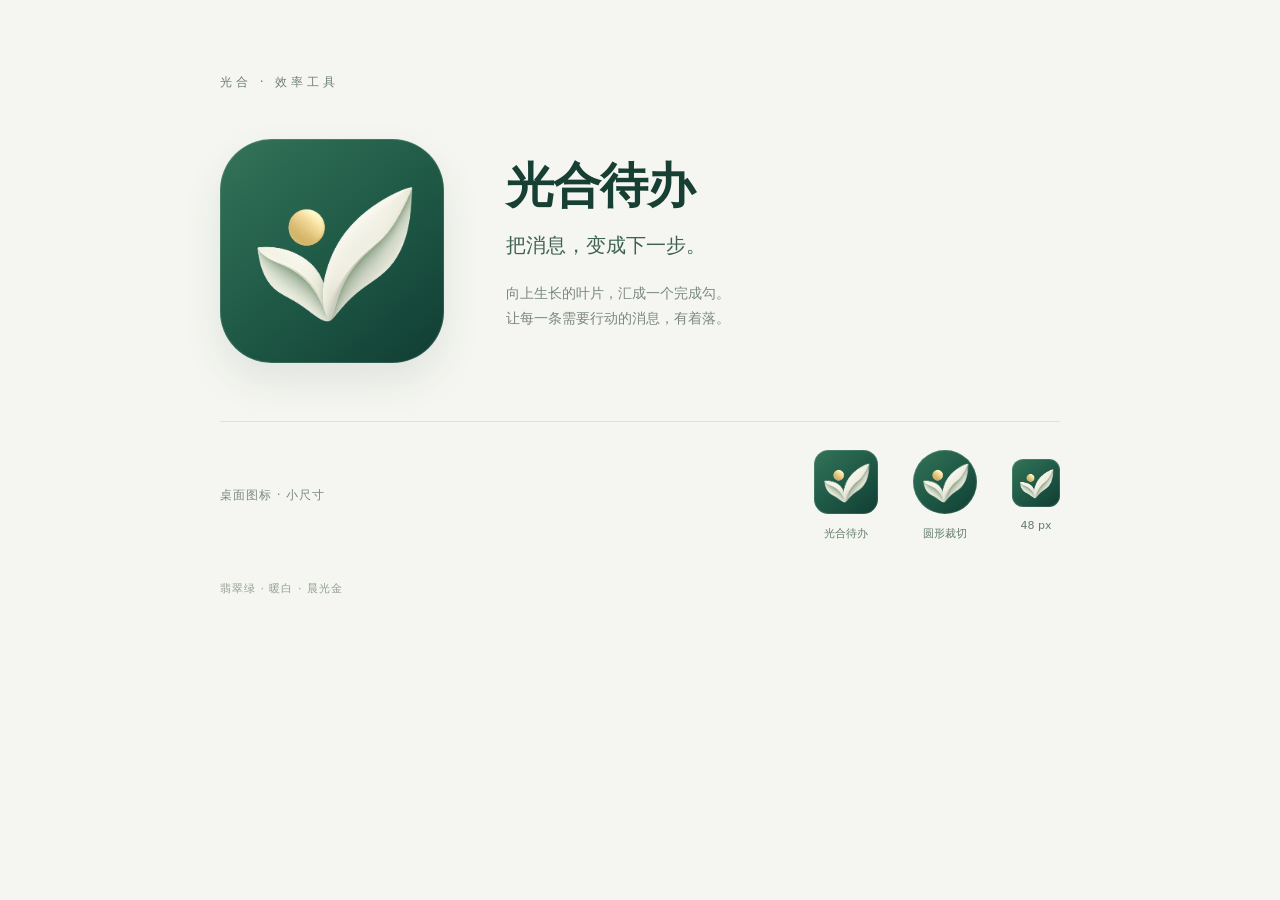
<file: branding/index.html>
<!doctype html>
<html lang="zh-CN"><meta charset="utf-8"><meta name="viewport" content="width=device-width,initial-scale=1"><title>光合待办 · 品牌图标</title>
<style>
*{box-sizing:border-box}body{margin:0;background:#f5f6f1;color:#183f33;font-family:system-ui,-apple-system,"PingFang SC",sans-serif}.board{max-width:1000px;margin:auto;padding:74px 80px 50px}.eyebrow{font-size:12px;letter-spacing:4px;color:#6c7f74;margin-bottom:48px}.hero{display:flex;gap:62px;align-items:center}.tile{position:relative;width:224px;height:224px;flex-shrink:0;border-radius:23%;background:linear-gradient(140deg,#34735a 0%,#205b47 48%,#103d33 100%);overflow:hidden;box-shadow:inset 0 0 0 1px #ffffff20,0 18px 40px #12382917}.tile img{position:absolute;width:108.333%;height:108.333%;left:-4.1665%;top:-4.1665%}h1{font-size:48px;letter-spacing:-1px;line-height:1.2;margin:0 0 17px;font-weight:650}.tagline{font-size:20px;margin:0 0 22px;color:#3e6152}.description{font-size:14px;line-height:1.8;color:#7a897f;max-width:360px}.examples{border-top:1px solid #dce3da;display:flex;align-items:center;gap:35px;margin-top:58px;padding-top:28px}.label{font-size:12px;color:#7a897f;letter-spacing:1px;margin-right:auto}.mini .tile{height:64px;width:64px;box-shadow:inset 0 0 0 1px #ffffff20}.circle{border-radius:50%}.small .tile{height:48px;width:48px}.caption{font-size:11px;text-align:center;color:#647b6d;margin-top:12px}.footer{margin-top:40px;color:#91a092;font-size:11px;letter-spacing:1px}@media(max-width:650px){.board{padding:40px 26px}.hero{flex-direction:column;gap:32px;align-items:flex-start}h1{font-size:36px}.examples{gap:24px}.label{display:none}}
</style>
<main class="board"><div class="eyebrow">光合 · 效率工具</div><div class="hero"><div class="tile"><img src="../app/src/main/assets/guanghe-mark.png" alt="叶片形完成勾与金色光点"></div><div><h1>光合待办</h1><p class="tagline">把消息，变成下一步。</p><p class="description">向上生长的叶片，汇成一个完成勾。<br>让每一条需要行动的消息，有着落。</p></div></div><div class="examples"><div class="label">桌面图标 · 小尺寸</div><div class="mini"><div class="tile"><img src="../app/src/main/assets/guanghe-mark.png" alt="圆角图标"></div><div class="caption">光合待办</div></div><div class="mini"><div class="tile circle"><img src="../app/src/main/assets/guanghe-mark.png" alt="圆形图标"></div><div class="caption">圆形裁切</div></div><div class="mini small"><div class="tile"><img src="../app/src/main/assets/guanghe-mark.png" alt="48像素图标"></div><div class="caption">48 px</div></div></div><div class="footer">翡翠绿 · 暖白 · 晨光金</div></main></html>
</file>
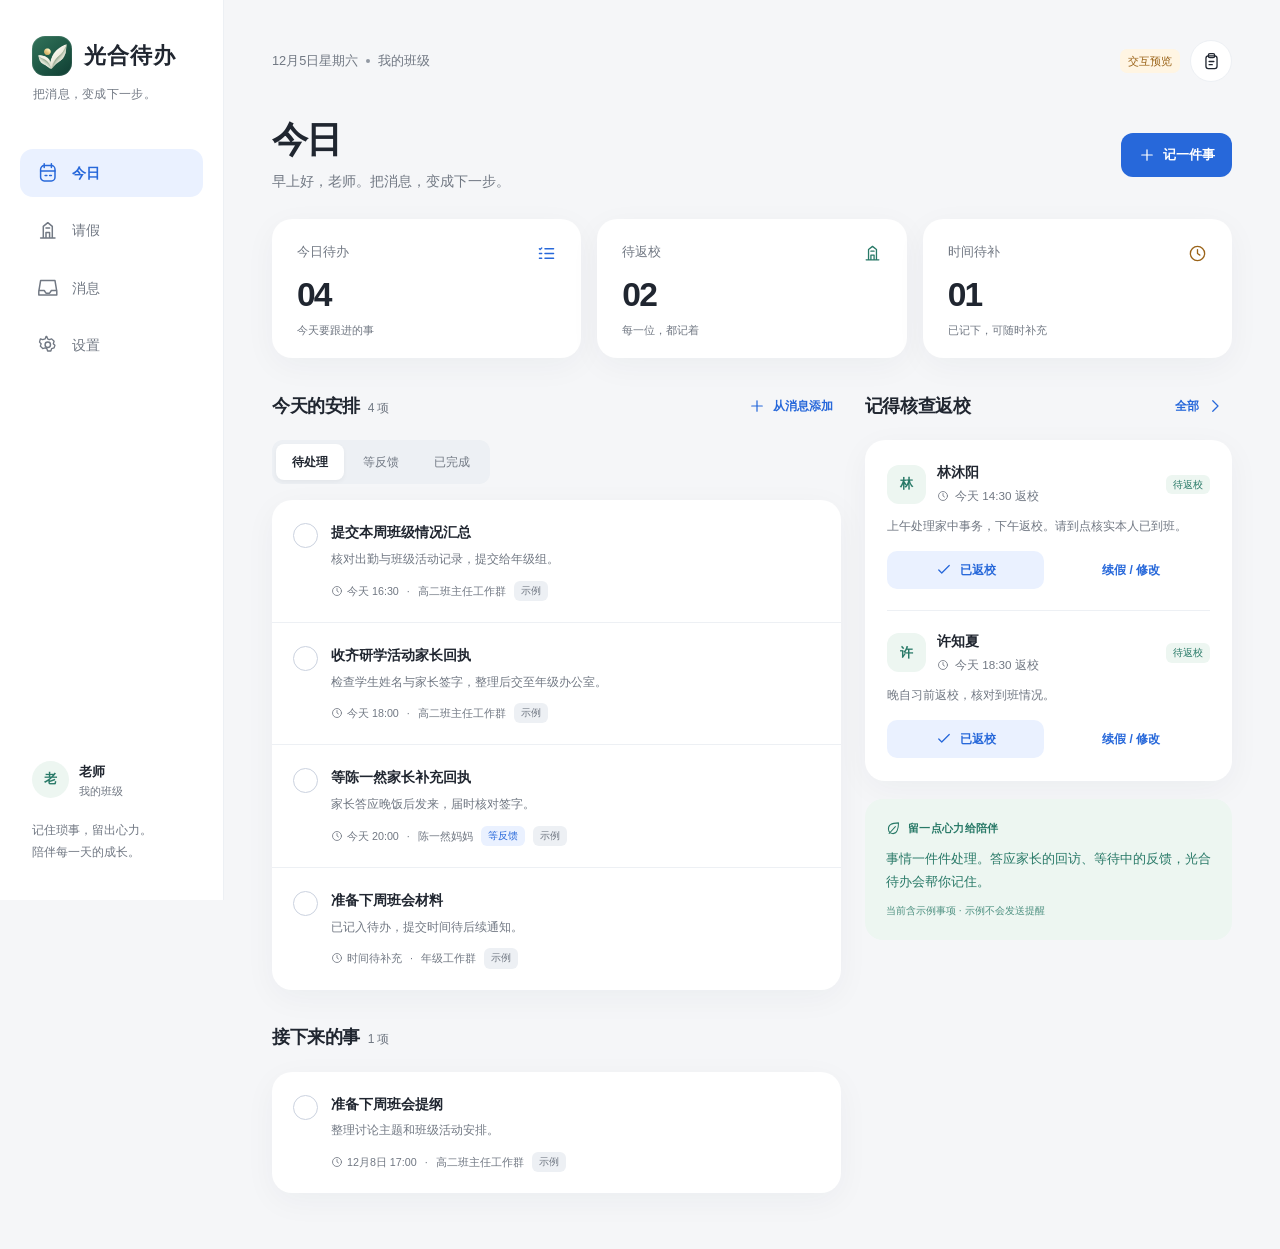
<file: app/src/main/assets/index.html>
<!doctype html>
<html lang="zh-CN">
<head>
  <meta charset="utf-8">
  <meta name="viewport" content="width=device-width, initial-scale=1, viewport-fit=cover">
  <meta name="color-scheme" content="light dark">
  <meta name="theme-color" content="#f5f6f8">
  <meta http-equiv="Content-Security-Policy" content="default-src 'self'; script-src 'self'; style-src 'self' 'unsafe-inline'; img-src 'self' data:; connect-src 'none'; frame-src 'none'; object-src 'none'; base-uri 'none'; form-action 'none'">
  <title>光合待办 · 把消息，变成下一步。</title>
  <link rel="stylesheet" href="styles.css">
  <script src="core.js" defer></script><script src="bridge.js" defer></script><script src="app.js" defer></script>
</head>
<body>
  <div id="app"></div>
  <div id="modal-root"></div>
  <div id="toast" role="status" aria-live="polite"></div>
  <noscript>光合待办需要启用 JavaScript 才能显示事项。</noscript>
</body>
</html>
</file>
<file: app/src/main/assets/styles.css>
:root{font:100%/1.55 -apple-system,BlinkMacSystemFont,"Segoe UI","Noto Sans SC","PingFang SC",sans-serif;font-optical-sizing:auto;color-scheme:light dark;--bg:#f5f6f8;--surface:#fff;--ink:#202630;--muted:#717883;--faint:#9299a3;--blue:#2768da;--blue-soft:#eaf1ff;--line:#edf0f4;--green:#287967;--green-soft:#edf6f1;--amber:#9a6318;--amber-soft:#fff5e3;--red:#b94b49;--red-soft:#fff0ed;--glass:rgba(255,255,255,.86);--shadow:0 8px 32px rgba(30,45,70,.045)}
*{box-sizing:border-box}body{margin:0;background:var(--bg);color:var(--ink);-webkit-tap-highlight-color:transparent}button,input,textarea,select{font:inherit}button{cursor:pointer;touch-action:manipulation;border:0;color:inherit}button,a,input,textarea,select{outline-offset:4px}button:focus-visible,a:focus-visible,input:focus-visible,textarea:focus-visible,select:focus-visible{outline:3px solid #81aaff}button:active{transform:scale(.975);filter:brightness(.97)}button:disabled{cursor:default;opacity:.5}button:disabled:active{transform:none}button svg{pointer-events:none}svg{display:block;width:1.35rem;height:1.35rem;flex-shrink:0}h1,h2,h3,p{margin:0}h1{font-size:2.25rem;letter-spacing:-.045em;line-height:1.2;font-weight:730}h2{font-size:1.13rem;letter-spacing:-.025em;line-height:1.4;font-weight:680}h3{font-size:1rem;font-weight:650;line-height:1.5}small{font-size:.75rem}.muted{color:var(--muted)}.blue{color:var(--blue)}.eyebrow{font-size:.72rem;letter-spacing:.12em;font-weight:650;color:var(--muted)}.app-layout{min-height:100dvh}.sidebar{position:fixed;inset:0 auto 0 0;width:224px;background:var(--surface);border-right:1px solid var(--line);padding:36px 20px;display:flex;flex-direction:column;z-index:10}.brand{display:flex;align-items:center;gap:12px;padding:0 12px}.brand-mark{display:grid;place-items:center;width:40px;height:40px;background:var(--blue);color:white;border-radius:13px;box-shadow:0 4px 12px #2768da25}.brand-mark svg{width:25px;height:25px}.brand strong{font-size:1.4rem;letter-spacing:.05em;font-weight:720}.brand-caption{margin:9px 0 46px 13px;font-size:.73rem;color:var(--muted);letter-spacing:.025em}.nav-list{display:flex;flex-direction:column;gap:9px}.nav-button{width:100%;display:flex;align-items:center;gap:13px;border-radius:13px;padding:13px 17px;min-height:48px;background:transparent;color:var(--muted);font-size:.9rem;text-align:left;font-weight:550}.nav-button.active{color:var(--blue);background:var(--blue-soft);font-weight:650}.nav-count{margin-left:auto;padding:0 6px;font-size:.69rem;min-width:20px;text-align:center;border-radius:7px;background:var(--surface)}.sidebar-bottom{margin-top:auto;padding:18px 12px 0}.sidebar-bottom p{font-size:.76rem;color:var(--muted);line-height:1.8}.teacher-avatar{display:flex;align-items:center;gap:10px;margin-bottom:20px}.avatar{display:grid;place-items:center;width:37px;height:37px;border-radius:50%;background:var(--green-soft);color:var(--green);font-size:.84rem;font-weight:650;flex-shrink:0}.teacher-avatar strong{font-size:.83rem}.teacher-avatar small{display:block;color:var(--muted);font-size:.68rem}.main{margin-left:224px;padding:40px 48px 56px;max-width:1510px}.page-top{display:flex;align-items:center;justify-content:space-between;margin-bottom:36px;gap:14px}.page-context{display:flex;gap:8px;align-items:center;font-size:.8rem;color:var(--muted)}.context-dot{height:4px;width:4px;background:var(--faint);border-radius:50%}.top-actions{display:flex;gap:10px;align-items:center}.preview-pill{font-size:.67rem;background:var(--amber-soft);color:var(--amber);border-radius:7px;padding:4px 8px;white-space:nowrap}.icon-button{display:inline-flex;align-items:center;justify-content:center;background:var(--surface);border:1px solid var(--line);border-radius:50%;width:42px;height:42px;flex-shrink:0}.icon-button svg{width:19px;height:19px}.page-heading{display:flex;justify-content:space-between;align-items:center;margin-bottom:27px;gap:18px}.heading-subtitle{font-size:.85rem;color:var(--muted);margin-top:10px}.primary-button,.secondary-button,.text-button,.danger-button{display:inline-flex;justify-content:center;align-items:center;gap:7px;border-radius:12px;padding:11px 17px;min-height:44px;font-size:.84rem;font-weight:600;white-space:nowrap}.primary-button{background:var(--blue);color:white}.primary-button svg,.secondary-button svg,.text-button svg{width:18px;height:18px}.secondary-button{background:var(--blue-soft);color:var(--blue)}.text-button{background:transparent;color:var(--blue);padding:9px 8px}.danger-button{background:var(--red-soft);color:var(--red)}.small-button{min-height:38px;font-size:.75rem;padding:7px 12px;border-radius:10px}.stats{display:grid;grid-template-columns:repeat(3,1fr);gap:16px;margin-bottom:26px}.stat{padding:23px 24px 19px;border-radius:20px;background:var(--surface);text-align:left;border:1px solid #ffffff06;box-shadow:var(--shadow)}.stat-top{display:flex;align-items:center;justify-content:space-between;color:var(--muted);font-size:.79rem;font-weight:550}.stat-top svg{width:19px;height:19px;color:var(--blue)}.stat:nth-child(2) .stat-top svg{color:var(--green)}.stat:nth-child(3) .stat-top svg{color:var(--amber)}.stat-number{display:block;font-size:2.1rem;line-height:1.3;letter-spacing:-.055em;font-weight:640;margin-top:10px;font-variant-numeric:tabular-nums}.stat-foot{font-size:.68rem;color:var(--muted);margin-top:5px;display:block}.dashboard-columns{display:grid;grid-template-columns:minmax(0,1.55fr) minmax(280px,1fr);gap:24px;align-items:start}.section-heading{display:flex;justify-content:space-between;align-items:center;min-height:44px;margin:0 0 12px;gap:12px}.section-heading .text-button{font-size:.75rem}.section-heading small{color:var(--muted);font-weight:400;margin-left:8px}.panel{background:var(--surface);border-radius:20px;box-shadow:var(--shadow);overflow:hidden}.section{margin-top:26px}.segment{display:flex;gap:3px;padding:4px;background:var(--line);border-radius:11px;width:fit-content;max-width:100%;margin-bottom:16px}.segment button{padding:7px 16px;min-height:36px;border-radius:8px;background:transparent;color:var(--muted);font-size:.76rem;white-space:nowrap}.segment button.active{background:var(--surface);color:var(--ink);box-shadow:0 2px 5px #0000000c;font-weight:600}.task-row{display:flex;align-items:flex-start;gap:13px;padding:21px 21px;border-bottom:1px solid var(--line)}.task-row:last-child{border-bottom:0}.check-button{width:25px;height:25px;min-width:25px;padding:0;margin:2px 0 0;border:1.7px solid #cbd2df;border-radius:50%;background:transparent;position:relative;display:grid;place-items:center}.check-button:before{content:"";position:absolute;inset:-9px}.check-button.done{background:var(--green);border-color:var(--green);color:white}.check-button svg{width:15px;height:15px}.task-info{display:block;text-align:left;flex:1;min-width:0;padding:0;background:transparent}.task-info h3{font-size:.89rem;line-height:1.6;overflow-wrap:anywhere}.task-info.is-done h3{text-decoration:line-through;color:var(--muted)}.task-description{font-size:.76rem;color:var(--muted);line-height:1.7;margin-top:5px;display:-webkit-box;-webkit-line-clamp:2;-webkit-box-orient:vertical;overflow:hidden}.task-meta{display:flex;gap:8px;align-items:center;flex-wrap:wrap;margin-top:11px;font-size:.67rem;color:var(--muted)}.task-meta svg{width:12px;height:12px}.meta-time{display:inline-flex;align-items:center;gap:4px}.pill{display:inline-flex;align-items:center;gap:4px;border-radius:6px;font-size:.63rem;line-height:1.6;padding:2px 7px;font-weight:550;background:var(--line);color:var(--muted)}.pill.blue{background:var(--blue-soft);color:var(--blue)}.pill.green{background:var(--green-soft);color:var(--green)}.pill.amber{background:var(--amber-soft);color:var(--amber)}.pill.red{background:var(--red-soft);color:var(--red)}.overdue{color:var(--red)}.review-banner{display:flex;align-items:center;gap:13px;padding:18px 20px;background:var(--amber-soft);border-radius:17px;margin-bottom:21px;width:100%;text-align:left}.review-banner>.review-icon{color:var(--amber);background:#dfa33816;border-radius:11px;padding:9px}.review-banner p{font-size:.83rem;font-weight:620;color:var(--amber)}.review-banner small{display:block;font-size:.71rem;color:var(--amber);opacity:.9;margin-top:3px}.review-banner>.chevron{margin-left:auto;width:17px;color:var(--amber)}.return-list{padding:2px 22px}.return-row{padding:21px 0;border-bottom:1px solid var(--line)}.return-row:last-child{border:0}.return-top{display:flex;gap:11px;align-items:center}.return-top .avatar{border-radius:12px;width:39px;height:39px}.return-top h3{font-size:.86rem}.return-top .pill{margin-left:auto;font-size:.6rem}.return-time{font-size:.73rem;color:var(--muted);display:flex;gap:6px;align-items:center;margin-top:3px}.return-time svg{width:12px;height:12px}.return-note{font-size:.75rem;line-height:1.75;color:var(--muted);margin:11px 0 14px}.return-actions{display:flex;gap:8px}.return-actions>*{flex:1}.note-card{margin-top:18px;border-radius:18px;background:var(--green-soft);padding:21px}.note-card .eyebrow{color:var(--green);display:flex;gap:7px;align-items:center;font-size:.68rem;letter-spacing:.03em}.note-card .eyebrow svg{width:15px;height:15px}.note-card p{font-size:.8rem;line-height:1.85;color:var(--green);margin-top:10px}.note-card small{font-size:.65rem;color:var(--green);display:block;margin-top:9px;opacity:.8}.empty{padding:42px 22px;text-align:center;color:var(--muted)}.empty-icon{margin:auto auto 15px;display:grid;place-items:center;width:53px;height:53px;border-radius:17px;background:var(--blue-soft);color:var(--blue)}.empty h3{color:var(--ink);font-size:.91rem}.empty p{max-width:25em;margin:9px auto 18px;font-size:.77rem;line-height:1.8}.onboarding{padding:25px;background:var(--blue-soft);border-radius:20px;margin-bottom:24px;display:flex;align-items:center;gap:24px}.onboarding h2{color:var(--blue);font-size:1.1rem}.onboarding p{font-size:.8rem;line-height:1.8;color:var(--muted);margin:7px 0 15px}.onboarding .onboarding-icon{width:70px;height:70px;flex-shrink:0;display:grid;place-items:center;border-radius:21px;color:var(--blue);background:var(--surface)}.onboarding-icon svg{width:34px;height:34px}.onboarding-actions{display:flex;gap:8px;flex-wrap:wrap}.search{display:block;position:relative;margin-bottom:20px}.search svg{position:absolute;left:15px;top:14px;width:18px;height:18px;color:var(--muted)}.search input{width:100%;background:var(--surface);border:1px solid var(--line);border-radius:13px;padding:12px 15px 12px 42px;color:var(--ink);font-size:.85rem;min-height:46px}.leaves-grid{display:grid;grid-template-columns:repeat(2,minmax(0,1fr));gap:18px}.leave-card{padding:22px;border-radius:20px;background:var(--surface);box-shadow:var(--shadow)}.leave-card .return-row{padding:0;border:0}.leave-card footer{margin-top:16px;border-top:1px solid var(--line);padding-top:12px;display:flex;justify-content:space-between;align-items:center;font-size:.67rem;color:var(--muted);gap:10px}.source-link{color:var(--blue);background:none;padding:6px 0;font-size:.72rem;min-height:32px}.inbox-row{padding:23px;border-bottom:1px solid var(--line)}.inbox-row:last-child{border:0}.inbox-head{display:flex;align-items:center;gap:8px;font-size:.83rem}.inbox-head time{margin-left:auto;color:var(--muted);font-size:.67rem}.inbox-text{white-space:pre-wrap;overflow-wrap:anywhere;margin:12px 0;color:var(--muted);font-size:.82rem;line-height:1.85}.inbox-bottom{display:flex;align-items:center;gap:9px;flex-wrap:wrap}.inbox-bottom .text-button{margin-left:auto}.settings-grid{display:grid;grid-template-columns:1fr 1fr;gap:24px;align-items:start}.settings-section{margin-bottom:23px}.settings-section>h2{font-size:.87rem;margin:0 0 11px 6px}.settings-body{padding:22px}.form-field{display:block;margin-bottom:18px}.form-field:last-child{margin-bottom:0}.form-label{display:flex;justify-content:space-between;gap:8px;font-size:.78rem;font-weight:570;margin-bottom:7px}.form-hint{font-size:.71rem;line-height:1.75;color:var(--muted);margin-top:7px}.form-input{display:block;width:100%;border:1px solid #dfe3e9;border-radius:11px;background:var(--bg);color:var(--ink);min-height:44px;padding:10px 12px;font-size:.85rem;line-height:1.6;max-width:100%}textarea.form-input{resize:vertical;min-height:90px}.form-input:focus{border-color:var(--blue)}.inline-fields{display:grid;grid-template-columns:1fr 1fr;gap:13px}.permission-row{display:flex;align-items:center;justify-content:space-between;gap:12px;padding:18px 21px;border-bottom:1px solid var(--line)}.permission-row:last-child{border:0}.permission-row strong{font-size:.81rem;font-weight:570}.permission-row p{font-size:.7rem;color:var(--muted);margin-top:4px;line-height:1.6}.permission-row .text-button{font-size:.73rem}.permission-good{font-size:.7rem;color:var(--green);display:flex;align-items:center;gap:4px;white-space:nowrap}.permission-good svg{width:15px;height:15px}.toggle-row{display:flex;align-items:center;justify-content:space-between;gap:16px;padding:2px 0 15px}.toggle-row strong{font-size:.83rem;font-weight:590}.toggle-row p{font-size:.71rem;color:var(--muted);margin-top:5px;line-height:1.7}.switch{position:relative;width:43px;height:26px;flex-shrink:0}.switch input{position:absolute;opacity:0;width:100%;height:100%;margin:0;cursor:pointer;z-index:1}.switch span{display:block;position:absolute;inset:0;border-radius:20px;background:#cdd2da;transition:background .16s}.switch span:after{content:'';position:absolute;left:3px;top:3px;width:20px;height:20px;border-radius:50%;background:#fff;box-shadow:0 1px 3px #0002;transition:transform .16s}.switch input:checked+span{background:var(--green)}.switch input:checked+span:after{transform:translateX(17px)}.switch input:focus-visible+span{outline:3px solid #81aaff;outline-offset:4px}.checkbox-list{display:flex;flex-wrap:wrap;gap:10px;margin:7px 0 17px}.checkbox-option{border:1px solid var(--line);border-radius:9px;padding:9px 12px;font-size:.76rem;display:flex;gap:8px;align-items:center;background:var(--bg)}input[type=checkbox]{accent-color:var(--blue)}.settings-footer{display:flex;align-items:center;gap:12px;flex-wrap:wrap;margin-top:12px}.settings-footer small{color:var(--muted);font-size:.69rem}.info-box{padding:12px 14px;border-radius:11px;background:var(--blue-soft);color:var(--blue);font-size:.72rem;line-height:1.8;margin-bottom:18px}.error-box{background:var(--red-soft);color:var(--red);padding:12px 14px;border-radius:11px;font-size:.76rem;line-height:1.8;margin:12px 0}.subtle-footer{text-align:center;color:var(--faint);font-size:.68rem;line-height:1.8;margin-top:30px}.bottom-nav{display:none}.modal-backdrop{position:fixed;inset:0;background:rgba(15,23,37,.28);backdrop-filter:blur(3px);z-index:40}.sheet{position:fixed;z-index:41;bottom:0;left:50%;width:min(590px,100%);max-height:92dvh;display:flex;flex-direction:column;background:var(--surface);border-radius:26px 26px 0 0;box-shadow:0 -15px 80px #00000018;transform:translate(-50%,100%);will-change:transform}.sheet-grabber{height:24px;display:grid;place-items:center;touch-action:none;cursor:grab;flex-shrink:0}.sheet-grabber:before{content:'';width:35px;height:4px;background:#c7cbd2;border-radius:4px}.sheet-header{padding:0 24px 16px;display:flex;align-items:center;justify-content:space-between;gap:14px;flex-shrink:0}.sheet-header h2{font-size:1.16rem}.sheet-header .icon-button{width:33px;height:33px;background:var(--bg);border:0}.sheet-content{padding:0 24px 28px;overflow:auto;overscroll-behavior:contain;min-height:0}.sheet-subtitle{font-size:.75rem;color:var(--muted);margin:-5px 0 20px;line-height:1.8}.sheet-actions{display:flex;gap:9px;margin-top:22px;align-items:center}.sheet-actions .primary-button{flex:1}.source-box{background:var(--bg);border-radius:12px;padding:14px 16px;margin-top:18px}.source-box .eyebrow{font-size:.65rem;letter-spacing:.03em}.source-box p{font-size:.77rem;line-height:1.85;white-space:pre-wrap;overflow-wrap:anywhere;margin-top:8px}.source-box small{font-size:.64rem;color:var(--muted);display:block;margin-top:9px}.notice-line{display:flex;align-items:flex-start;gap:6px;font-size:.71rem;color:var(--muted);line-height:1.7;margin-top:12px}.notice-line svg{width:14px;height:14px;margin-top:3px}.form-error{color:var(--red);font-size:.77rem;min-height:1.2em;margin-top:9px}.wide{width:100%}.divider{height:1px;background:var(--line);margin:18px 0}.preview-banner{padding:10px 15px;background:var(--amber-soft);color:var(--amber);font-size:.7rem;border-radius:11px;margin-bottom:20px;line-height:1.7}.review-stack .task-row{border-bottom:1px solid var(--line)}.review-stack .task-row:last-child{border:0}.review-stack{margin-bottom:22px}.review-dot{height:8px;width:8px;border-radius:50%;background:#cf993e;flex-shrink:0;margin-top:10px}.completion-banner{color:var(--green);background:var(--green-soft);border-radius:11px;padding:12px 14px;font-size:.77rem;margin-bottom:18px}#toast{position:fixed;z-index:60;bottom:34px;left:50%;transform:translateX(-50%);background:#202833;color:#fff;border-radius:14px;padding:13px 18px;max-width:min(470px,calc(100% - 32px));font-size:.79rem;box-shadow:0 5px 30px #0002;opacity:0;pointer-events:none;transition:opacity .16s;line-height:1.65}#toast.visible{opacity:1;pointer-events:auto}#toast button{background:transparent;color:#b9d2ff;padding:4px 7px;font-size:.78rem;margin-left:8px;min-height:32px}.sr-only{position:absolute;width:1px;height:1px;padding:0;margin:-1px;overflow:hidden;clip:rect(0,0,0,0);white-space:nowrap;border:0}
@media(min-width:1500px){.main{margin-right:auto;margin-left:max(224px,calc((100vw - 1500px)/2 + 224px))}.sidebar{width:max(224px,calc((100vw - 1500px)/2 + 224px));padding-left:max(20px,calc((100vw - 1500px)/2 + 20px))}}
@media(max-width:1150px){.main{padding:32px 28px 48px}.sidebar{width:192px;padding:32px 15px}.main{margin-left:192px}.dashboard-columns{grid-template-columns:minmax(0,1.4fr) minmax(250px,1fr);gap:18px}.stat{padding:20px}.settings-grid{gap:18px}}
@media(max-width:900px){.sidebar{width:170px;padding:28px 11px}.main{margin-left:170px;padding:30px 24px 48px}.dashboard-columns,.settings-grid{grid-template-columns:1fr}.brand{gap:9px;padding:0 7px}.brand strong{font-size:1.25rem}.brand-caption{font-size:.64rem;margin-left:7px}.nav-button{padding:12px}.stats{gap:11px}.stat{padding:17px}.dashboard-aside{display:grid;grid-template-columns:1fr;gap:0}.leaves-grid{grid-template-columns:1fr}.section{margin-top:22px}}
@media(max-width:640px){:root{font-size:16px}.sidebar{display:none}.main{margin-left:0;padding:23px 20px calc(112px + env(safe-area-inset-bottom))}.page-top{margin-bottom:27px}.page-context{font-size:.71rem;gap:7px}.top-actions{gap:7px}.top-actions .icon-button{width:35px;height:35px}.top-actions .icon-button svg{width:17px;height:17px}.preview-pill{font-size:.61rem;padding:4px 6px}.page-heading{margin-bottom:23px;gap:10px;align-items:center}h1{font-size:2rem;letter-spacing:-.04em}.heading-subtitle{font-size:.77rem;margin-top:8px}.page-heading>.primary-button{padding:10px 12px;font-size:.75rem;border-radius:11px}.stats{gap:10px;margin-bottom:23px}.stat{padding:16px 13px;border-radius:17px}.stat-top{font-size:.68rem}.stat-top svg{width:16px;height:16px}.stat-number{font-size:1.85rem;margin-top:8px}.stat-foot{font-size:.6rem;line-height:1.6;margin-top:3px}.dashboard-columns{gap:22px}.section-heading{margin-bottom:11px}.section-heading h2{font-size:1.02rem}.segment{margin-bottom:13px}.segment button{font-size:.72rem;padding:6px 13px}.task-row{padding:19px 17px;gap:12px}.task-info h3{font-size:.87rem}.task-description{font-size:.72rem}.task-meta{font-size:.63rem;gap:7px;margin-top:10px}.panel{border-radius:18px}.review-banner{padding:15px 16px;gap:10px;margin-bottom:21px}.review-banner p{font-size:.79rem}.review-banner small{font-size:.66rem}.return-list{padding:0 18px}.note-card{margin-top:17px}.onboarding{padding:21px;gap:15px}.onboarding .onboarding-icon{display:none}.bottom-nav{display:flex;position:fixed;z-index:20;bottom:calc(12px + env(safe-area-inset-bottom));left:16px;right:16px;padding:7px 8px;background:var(--glass);backdrop-filter:blur(22px) saturate(150%);border:1px solid #ffffff65;border-radius:24px;box-shadow:0 8px 28px #182a4920;justify-content:space-around}.bottom-nav .nav-button{display:flex;flex-direction:column;justify-content:center;gap:4px;padding:8px 13px 6px;min-height:56px;min-width:62px;width:auto;border-radius:16px;font-size:.6rem;position:relative;background:transparent}.bottom-nav .nav-button svg{width:21px;height:21px}.bottom-nav .nav-button.active{background:var(--blue-soft)}.bottom-nav .nav-count{position:absolute;right:6px;top:1px;background:var(--blue);color:white;font-size:.53rem;min-width:14px;padding:0 4px;border-radius:8px}.sheet{max-height:94dvh;border-radius:24px 24px 0 0}.sheet-content{padding:0 21px calc(23px + env(safe-area-inset-bottom))}.sheet-header{padding:0 21px 15px}.settings-body{padding:20px}.permission-row{padding:17px 19px}.leave-card{padding:20px}.leaves-grid{gap:14px}#toast{bottom:calc(99px + env(safe-area-inset-bottom));font-size:.76rem}.modal-backdrop{backdrop-filter:blur(2px)}.inbox-row{padding:20px}.subtle-footer{margin-top:24px}.inline-fields{gap:10px}.page-heading .primary-button>svg{width:17px;height:17px}.settings-footer .primary-button{width:100%}}
@media(max-width:350px){.main{padding-left:14px;padding-right:14px}.stat{padding:14px 10px}.stat-top svg{display:none}.page-context .context-dot,.page-context .class-context{display:none}.stats{gap:7px}.bottom-nav{left:10px;right:10px}.bottom-nav .nav-button{padding-left:10px;padding-right:10px}.inline-fields{grid-template-columns:1fr}}
@media(prefers-color-scheme:dark){:root{--bg:#15181d;--surface:#20242b;--ink:#eceff5;--muted:#a1a9b6;--faint:#798292;--blue:#86b4ff;--blue-soft:#24354f;--line:#2e333c;--green:#85c9b5;--green-soft:#223a33;--amber:#e9bc77;--amber-soft:#3b3023;--red:#f49d96;--red-soft:#422b2b;--glass:rgba(33,38,46,.91);--shadow:0 8px 32px #0000000e}.primary-button{background:#366fcf;color:#fff}.brand-mark{background:#366fcf}.form-input{border-color:#414751}.check-button{border-color:#6d7788}.switch span{background:#535c68}.check-button.done{background:#387d67;color:#fff;border-color:#387d67}.bottom-nav{border-color:#ffffff0e}.stat{border-color:#ffffff03}.sheet-grabber:before{background:#5d6674}.modal-backdrop{background:#0007}.review-banner>.review-icon{background:#e3b26412}.nav-count{color:var(--blue)}}
@media(prefers-reduced-motion:reduce){*,*:before,*:after{scroll-behavior:auto!important;transition-duration:.01ms!important;animation-duration:.01ms!important}.sheet{will-change:auto}}
@media(prefers-reduced-transparency:reduce){.bottom-nav{background:var(--surface);backdrop-filter:none}.modal-backdrop{backdrop-filter:none}}
@media(prefers-contrast:more){:root{--muted:var(--ink);--faint:var(--ink)}.panel,.stat,.bottom-nav,.form-input,.leave-card{border:1px solid var(--ink)}.bottom-nav{background:var(--surface)}.pill{outline:1px solid currentColor}.check-button{border-color:var(--ink)}}

/* Match the adaptive launcher artwork while respecting the platform mask. */
.brand-mark { position: relative; overflow: hidden; background: linear-gradient(140deg,#34735a 0%,#205b47 48%,#103d33 100%); box-shadow: inset 0 0 0 1px rgba(255,255,255,.08); }
.brand-mark img { position: absolute; width: 108.333%; height: 108.333%; max-width: none; left: -4.1665%; top: -4.1665%; object-fit: contain; }

/* Keep inferred-time context legible in compact lists and large-text layouts. */
.capture-heading{display:flex;align-items:flex-start;gap:10px;margin-bottom:19px}.capture-heading>svg{width:19px;height:19px;flex-shrink:0;margin-top:2px;color:var(--muted)}.capture-heading.good>svg{color:var(--green)}.capture-heading.warning>svg{color:var(--amber)}.capture-heading strong{font-size:.85rem;font-weight:650}.capture-heading p,.capture-vendor p{color:var(--muted);font-size:.72rem;line-height:1.8;margin-top:6px}.capture-status{margin:0}.capture-status>div{display:flex;justify-content:space-between;gap:16px;margin-top:11px;font-size:.72rem;line-height:1.6}.capture-status dt{color:var(--muted);flex-shrink:0}.capture-status dd{margin:0;text-align:right;font-variant-numeric:tabular-nums;overflow-wrap:anywhere}.capture-outcome{margin-top:17px;padding:11px 13px;background:var(--bg);border-radius:10px;color:var(--muted);font-size:.71rem;line-height:1.8}.capture-draft{color:var(--amber);font-size:.71rem;line-height:1.7;margin-top:10px}.capture-actions{display:flex;align-items:center;flex-wrap:wrap;gap:6px;margin-top:14px}.capture-actions button,.capture-settings-links button{font-size:.72rem;white-space:normal;text-align:left;min-height:44px}.capture-vendor{border-top:1px solid var(--line);margin-top:17px;padding-top:16px}.capture-vendor strong{font-size:.76rem;font-weight:600}.capture-settings-links{display:flex;flex-wrap:wrap;gap:4px;margin-top:4px}.capture-settings-links .text-button{padding-inline:0;margin-right:12px}.capture-settings-links svg{width:14px;height:14px}.capture-details{border-top:1px solid var(--line);margin-top:11px;padding-top:5px}.capture-details summary{font-size:.74rem;font-weight:580;cursor:pointer;padding:11px 0;min-height:44px}.capture-details summary:focus-visible{outline:2px solid var(--blue);outline-offset:2px;border-radius:6px}.capture-details ol{font-size:.73rem;line-height:1.9;padding-left:20px;margin:6px 0 14px}.capture-details li{margin-bottom:9px;padding-left:3px}.capture-details p{font-size:.69rem;line-height:1.8;color:var(--muted);margin-top:11px}.capture-details .text-button{font-size:.72rem;min-height:44px;padding-left:0;white-space:normal}.capture-counts{display:grid;grid-template-columns:repeat(3,minmax(0,1fr));gap:15px 8px;margin:9px 0 14px}.capture-counts dt{font-size:.68rem;color:var(--muted)}.capture-counts dd{font-size:1.1rem;font-weight:600;margin:3px 0 0;font-variant-numeric:tabular-nums}.capture-device{overflow-wrap:anywhere}@media(max-width:360px){.capture-status>div{flex-wrap:wrap;gap:3px}.capture-status dd{text-align:left}.capture-counts{grid-template-columns:repeat(2,minmax(0,1fr))}}
.segment{overflow-x:auto}.segment button{flex-shrink:0}.return-top>div{min-width:0;flex:1}.return-time{flex-wrap:wrap}.return-time .pill{margin-left:0}.items-list>.return-row{margin-inline:21px}#time-explanation:empty{display:none}

.widget-intro{padding:21px 21px 16px}.widget-intro p{font-size:.86rem;font-weight:590;letter-spacing:-.01em}.widget-intro small{display:block;margin-top:6px;color:var(--muted);font-size:.71rem;line-height:1.7}.widget-setting-row{display:flex;align-items:center;gap:12px;padding:15px 21px;border-top:1px solid var(--line)}.widget-setting-icon{display:grid;place-items:center;flex-shrink:0;width:42px;height:46px;border-radius:12px;background:var(--blue-soft);color:var(--blue)}.widget-setting-icon.leave{background:var(--green-soft);color:var(--green)}.widget-setting-icon svg{width:22px;height:22px}.widget-setting-copy{min-width:0;flex:1}.widget-setting-copy strong{font-size:.82rem;font-weight:600}.widget-setting-copy p{font-size:.7rem;line-height:1.65;color:var(--muted);margin-top:4px}.widget-add{min-height:44px;flex-shrink:0;padding:9px 11px;font-size:.75rem;border-radius:11px;gap:3px}.widget-add svg{width:15px;height:15px}.widget-help{display:flex;align-items:center;justify-content:space-between;flex-wrap:wrap;gap:3px;padding:7px 21px 12px;color:var(--muted);font-size:.68rem}.widget-help .text-button{min-height:40px;font-size:.68rem;padding:7px 0;gap:2px}.widget-help svg{width:13px;height:13px}.widget-steps{padding-left:23px;font-size:.88rem;line-height:1.8;margin:0 0 22px}.widget-steps li{padding-left:4px;margin-bottom:16px}.widget-steps li::marker{color:var(--blue);font-weight:650}@media(max-width:380px){.widget-setting-row{padding:15px;gap:9px}.widget-setting-icon{width:34px;height:40px;border-radius:10px}.widget-add{padding:9px}.widget-add svg{display:none}.widget-help,.widget-intro{padding-left:16px;padding-right:16px}}

.about-entry{display:flex;align-items:center;justify-content:space-between;gap:16px;width:100%;padding:21px;text-align:left}.about-entry strong{display:block;font-size:.82rem;font-weight:600;line-height:1.7}.about-entry small{display:block;font-size:.71rem;color:var(--muted);margin-top:5px;line-height:1.7}.about-entry>svg{width:17px;height:17px;color:var(--muted)}.about-brand{display:flex;align-items:center;gap:14px;margin:9px 0 16px}.about-brand .brand-mark{width:56px;height:56px;flex-shrink:0;border-radius:17px}.about-brand strong{font-size:1.18rem;font-weight:680;letter-spacing:-.02em}.about-brand small{display:block;margin-top:4px;font-size:.72rem;color:var(--muted)}.about-tagline{font-size:.8rem;line-height:1.8;color:var(--muted);margin-bottom:23px}.about-follow{background:var(--bg);border-radius:16px;padding:19px}.about-follow h3{font-size:.87rem;font-weight:640}.about-follow>p{font-size:.74rem;line-height:1.8;color:var(--muted);margin-top:7px}.about-follow dl{margin:17px 0 0;user-select:text;-webkit-user-select:text}.about-follow dl>div{display:flex;gap:20px;padding:16px 0;border-top:1px solid var(--line)}.about-follow dl>div:last-child{padding-bottom:0}.about-follow dt{width:3em;flex-shrink:0;font-size:.76rem;color:var(--muted);line-height:1.8}.about-follow dd{margin:0;min-width:0}.about-follow dd strong{display:block;font-size:.84rem;font-weight:600;line-height:1.6}.about-follow dd small{display:block;font-size:.69rem;line-height:1.7;color:var(--muted);margin-top:5px}

.widget-size-picker{display:flex;align-items:center;gap:14px;margin-top:17px}.widget-size-picker>span{font-size:.72rem;color:var(--muted);flex-shrink:0}.widget-size-picker select{flex:1;min-width:0;font-size:.76rem;min-height:44px}.widget-help>span{line-height:1.75}
</file>
